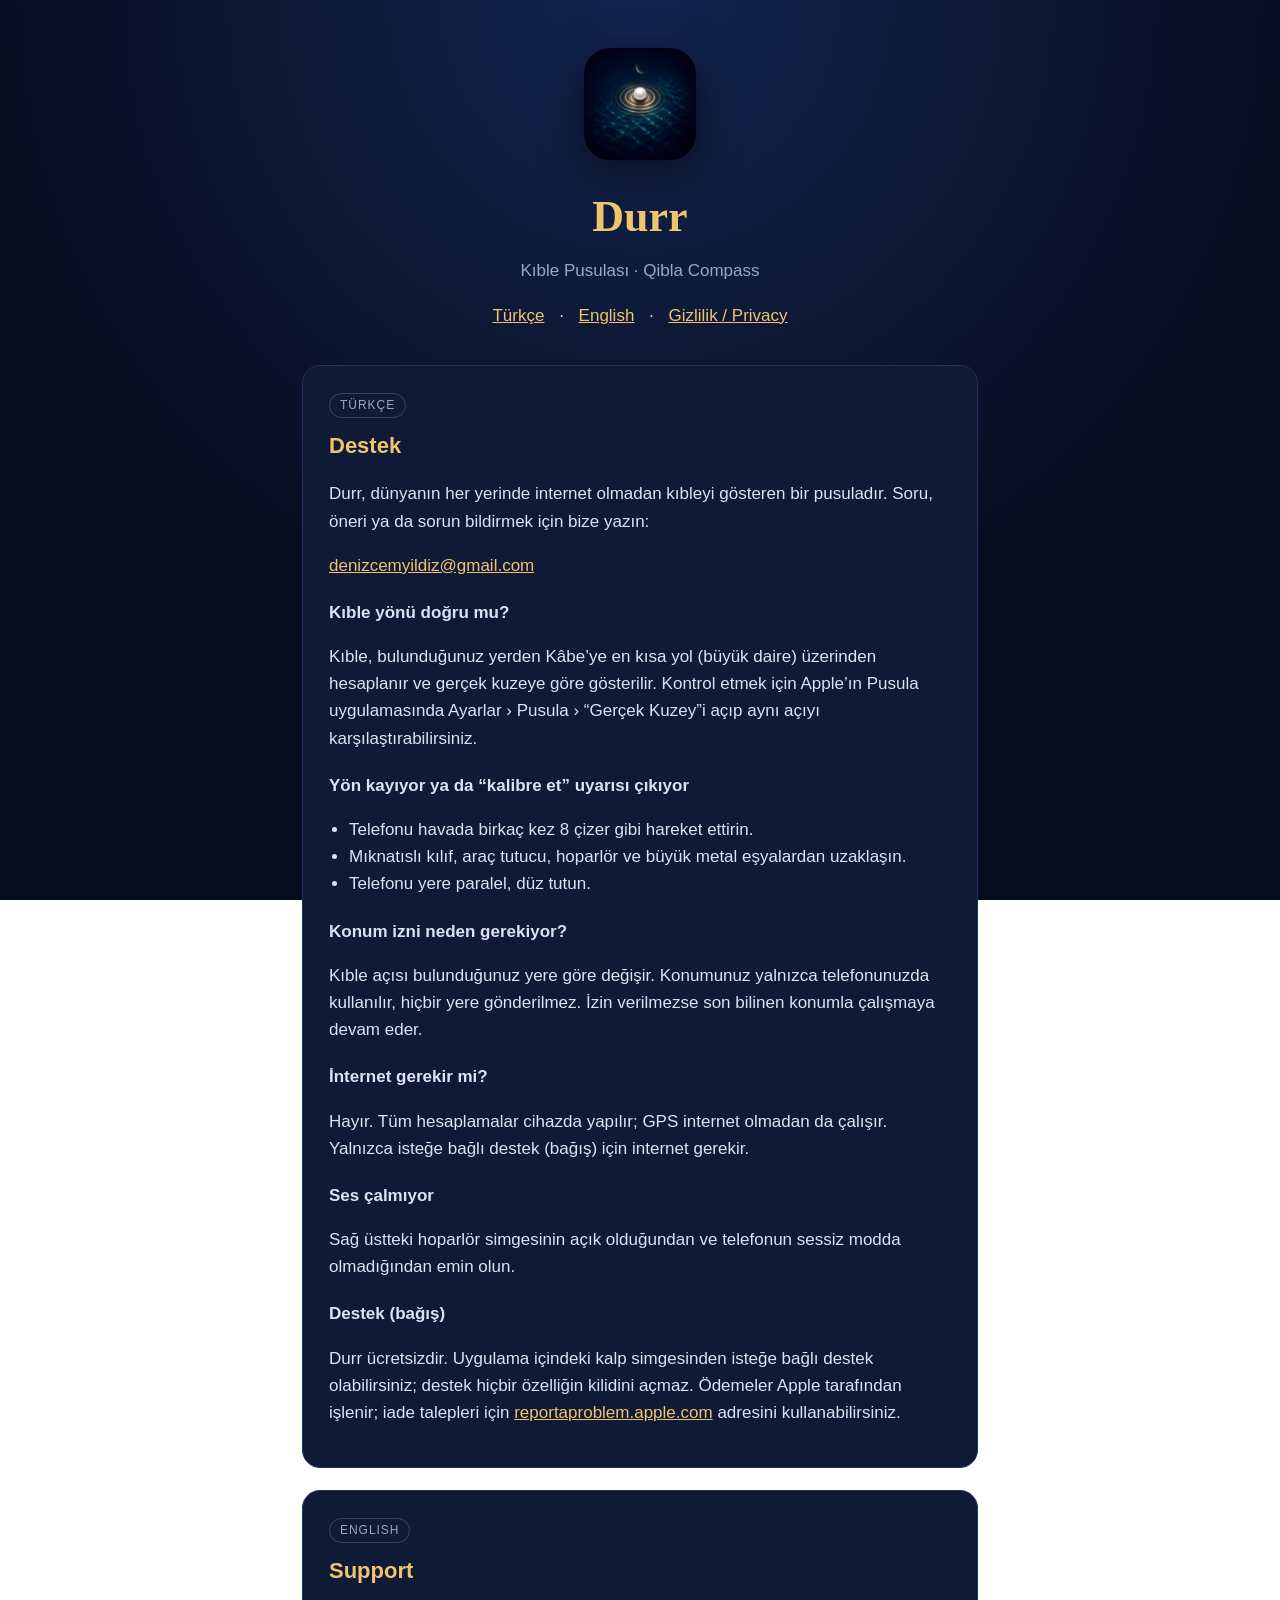
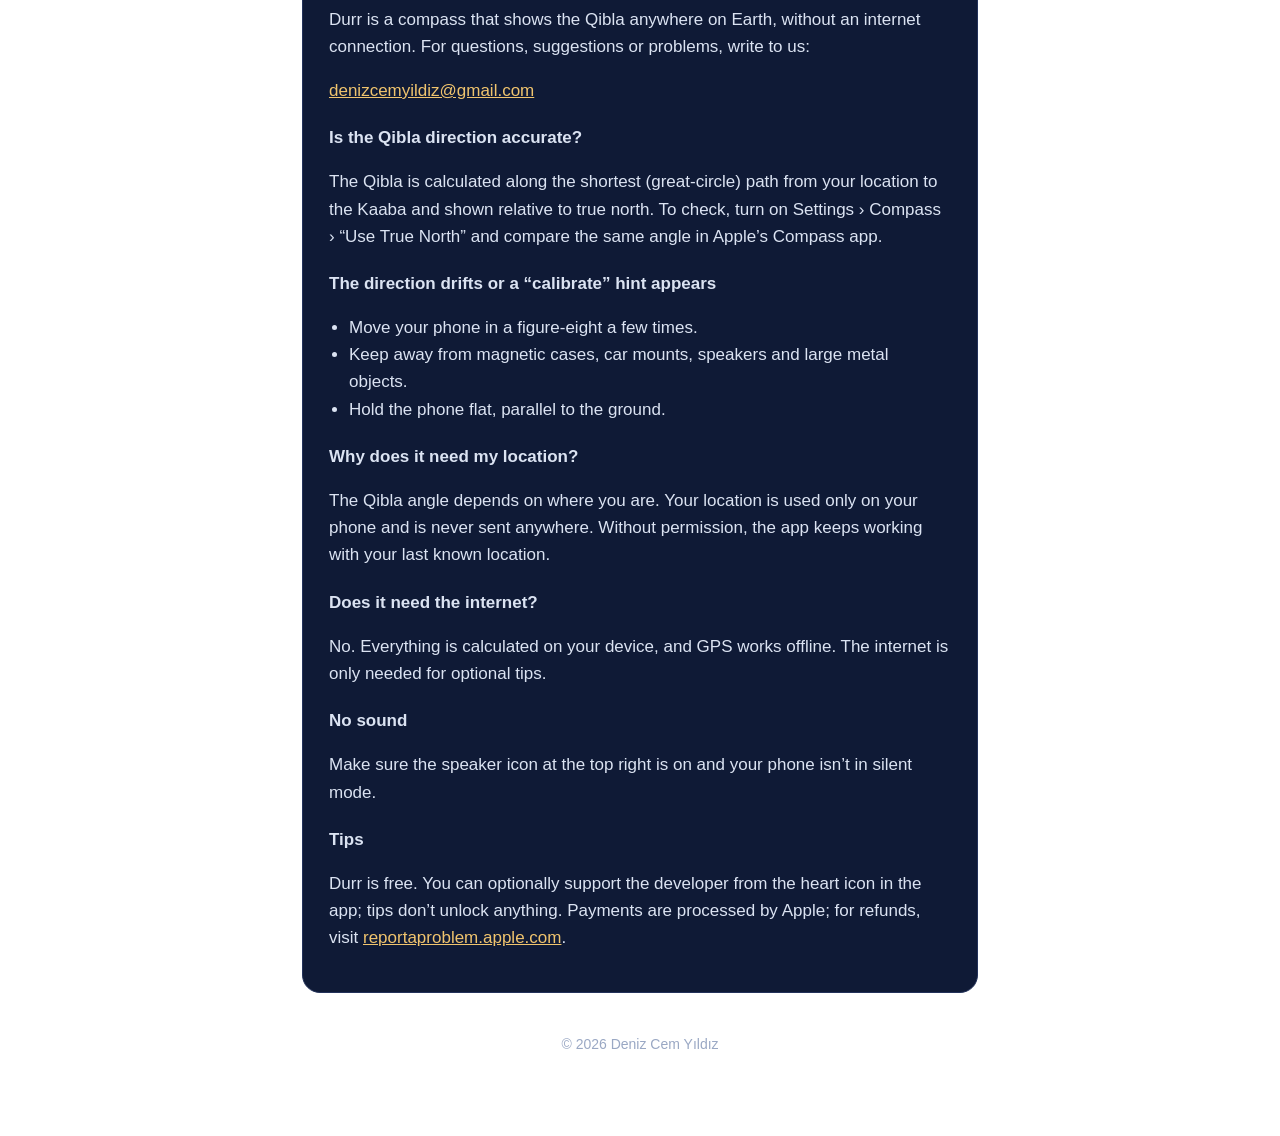
<file: index.html>
<!doctype html>
<html lang="tr">
<head>
  <meta charset="utf-8">
  <meta name="viewport" content="width=device-width, initial-scale=1">
  <title>Durr – Destek / Support</title>
  <meta name="description" content="Durr – Qibla Compass destek sayfası / support page.">
  <link rel="icon" href="logo.png">
  <link rel="stylesheet" href="style.css">
</head>
<body>
<main>
  <header>
    <img src="logo.png" alt="Durr">
    <h1>Durr</h1>
    <p>Kıble Pusulası · Qibla Compass</p>
    <nav><a href="#tr">Türkçe</a> · <a href="#en">English</a> · <a href="privacy.html">Gizlilik / Privacy</a></nav>
  </header>

  <section id="tr">
    <span class="lang">TÜRKÇE</span>
    <h2>Destek</h2>
    <p>Durr, dünyanın her yerinde internet olmadan kıbleyi gösteren bir pusuladır. Soru, öneri ya da sorun bildirmek için bize yazın:</p>
    <p><a href="mailto:denizcemyildiz@gmail.com?subject=Durr">denizcemyildiz@gmail.com</a></p>

    <h3>Kıble yönü doğru mu?</h3>
    <p>Kıble, bulunduğunuz yerden Kâbe’ye en kısa yol (büyük daire) üzerinden hesaplanır ve gerçek kuzeye göre gösterilir. Kontrol etmek için Apple’ın Pusula uygulamasında Ayarlar › Pusula › “Gerçek Kuzey”i açıp aynı açıyı karşılaştırabilirsiniz.</p>

    <h3>Yön kayıyor ya da “kalibre et” uyarısı çıkıyor</h3>
    <ul>
      <li>Telefonu havada birkaç kez 8 çizer gibi hareket ettirin.</li>
      <li>Mıknatıslı kılıf, araç tutucu, hoparlör ve büyük metal eşyalardan uzaklaşın.</li>
      <li>Telefonu yere paralel, düz tutun.</li>
    </ul>

    <h3>Konum izni neden gerekiyor?</h3>
    <p>Kıble açısı bulunduğunuz yere göre değişir. Konumunuz yalnızca telefonunuzda kullanılır, hiçbir yere gönderilmez. İzin verilmezse son bilinen konumla çalışmaya devam eder.</p>

    <h3>İnternet gerekir mi?</h3>
    <p>Hayır. Tüm hesaplamalar cihazda yapılır; GPS internet olmadan da çalışır. Yalnızca isteğe bağlı destek (bağış) için internet gerekir.</p>

    <h3>Ses çalmıyor</h3>
    <p>Sağ üstteki hoparlör simgesinin açık olduğundan ve telefonun sessiz modda olmadığından emin olun.</p>

    <h3>Destek (bağış)</h3>
    <p>Durr ücretsizdir. Uygulama içindeki kalp simgesinden isteğe bağlı destek olabilirsiniz; destek hiçbir özelliğin kilidini açmaz. Ödemeler Apple tarafından işlenir; iade talepleri için <a href="https://reportaproblem.apple.com">reportaproblem.apple.com</a> adresini kullanabilirsiniz.</p>
  </section>

  <section id="en">
    <span class="lang">ENGLISH</span>
    <h2>Support</h2>
    <p>Durr is a compass that shows the Qibla anywhere on Earth, without an internet connection. For questions, suggestions or problems, write to us:</p>
    <p><a href="mailto:denizcemyildiz@gmail.com?subject=Durr">denizcemyildiz@gmail.com</a></p>

    <h3>Is the Qibla direction accurate?</h3>
    <p>The Qibla is calculated along the shortest (great-circle) path from your location to the Kaaba and shown relative to true north. To check, turn on Settings › Compass › “Use True North” and compare the same angle in Apple’s Compass app.</p>

    <h3>The direction drifts or a “calibrate” hint appears</h3>
    <ul>
      <li>Move your phone in a figure-eight a few times.</li>
      <li>Keep away from magnetic cases, car mounts, speakers and large metal objects.</li>
      <li>Hold the phone flat, parallel to the ground.</li>
    </ul>

    <h3>Why does it need my location?</h3>
    <p>The Qibla angle depends on where you are. Your location is used only on your phone and is never sent anywhere. Without permission, the app keeps working with your last known location.</p>

    <h3>Does it need the internet?</h3>
    <p>No. Everything is calculated on your device, and GPS works offline. The internet is only needed for optional tips.</p>

    <h3>No sound</h3>
    <p>Make sure the speaker icon at the top right is on and your phone isn’t in silent mode.</p>

    <h3>Tips</h3>
    <p>Durr is free. You can optionally support the developer from the heart icon in the app; tips don’t unlock anything. Payments are processed by Apple; for refunds, visit <a href="https://reportaproblem.apple.com">reportaproblem.apple.com</a>.</p>
  </section>

  <footer>© 2026 Deniz Cem Yıldız</footer>
</main>
</body>
</html>
</file>
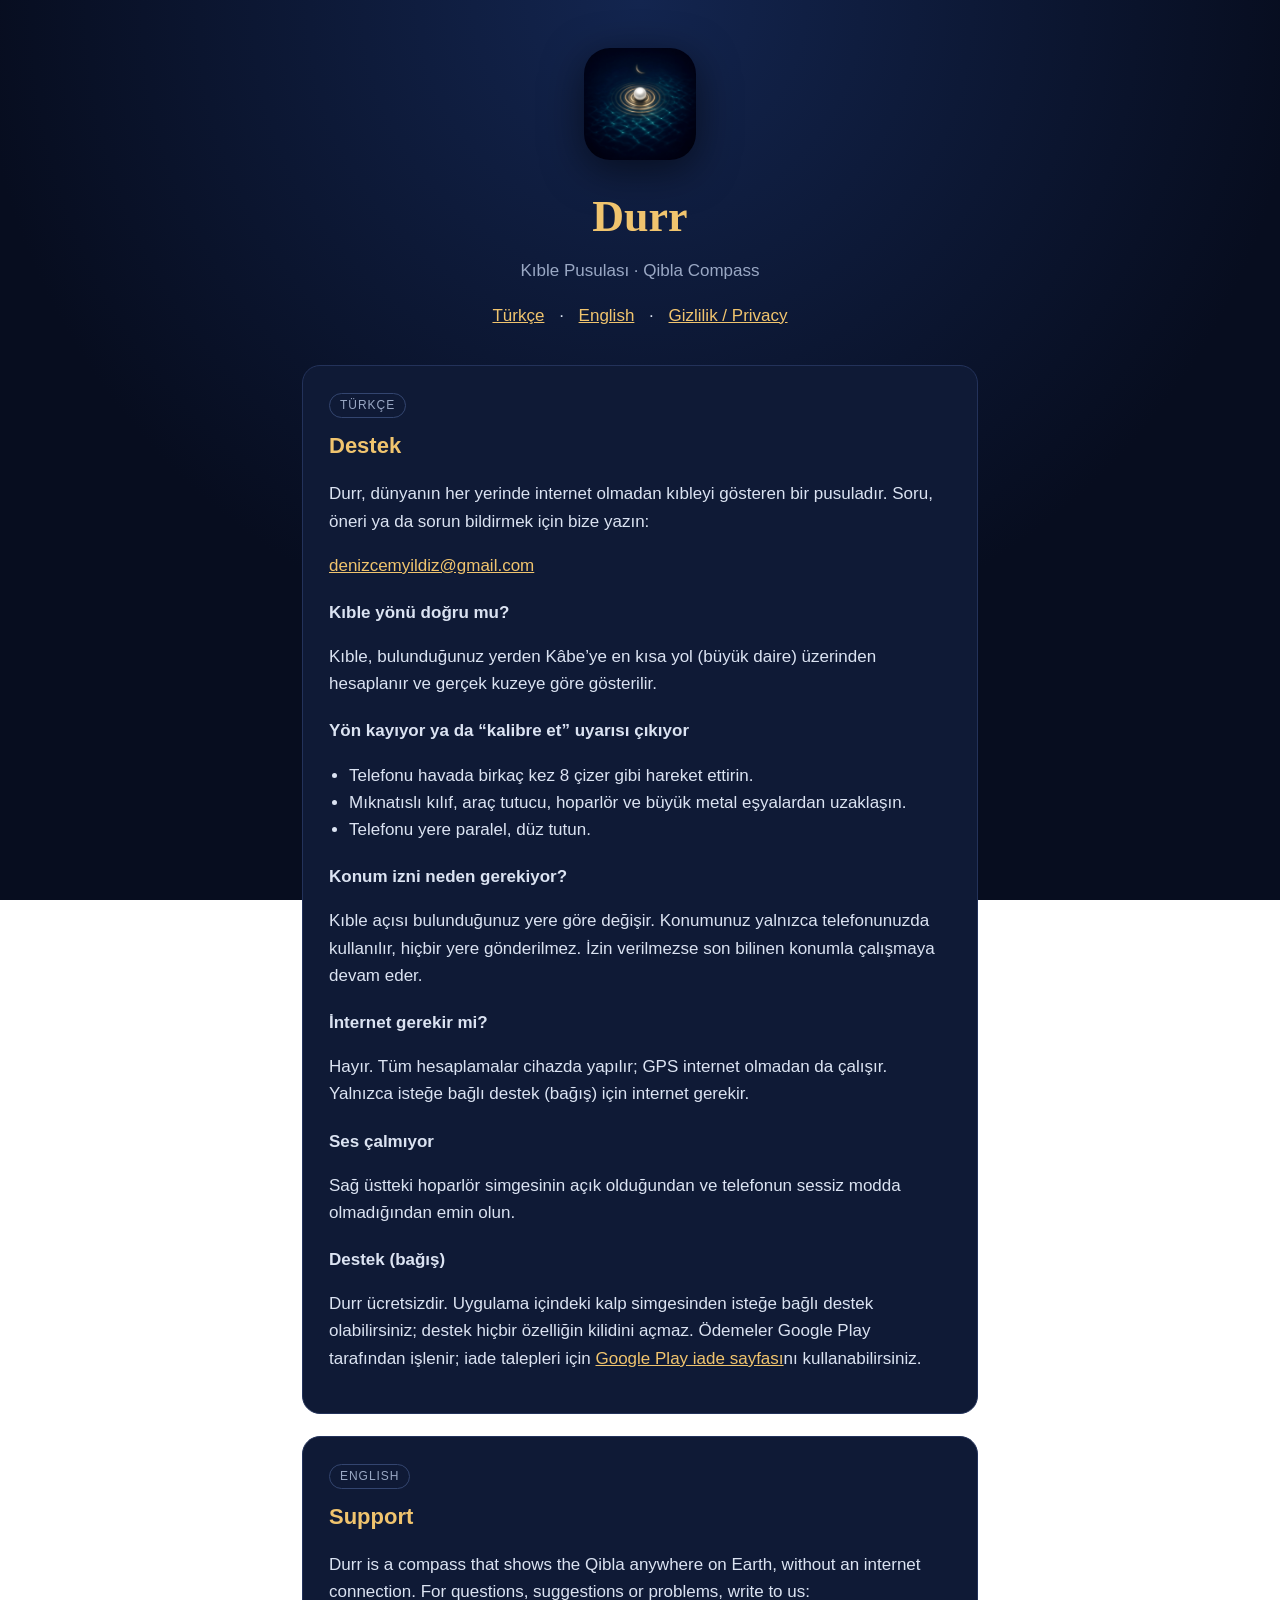
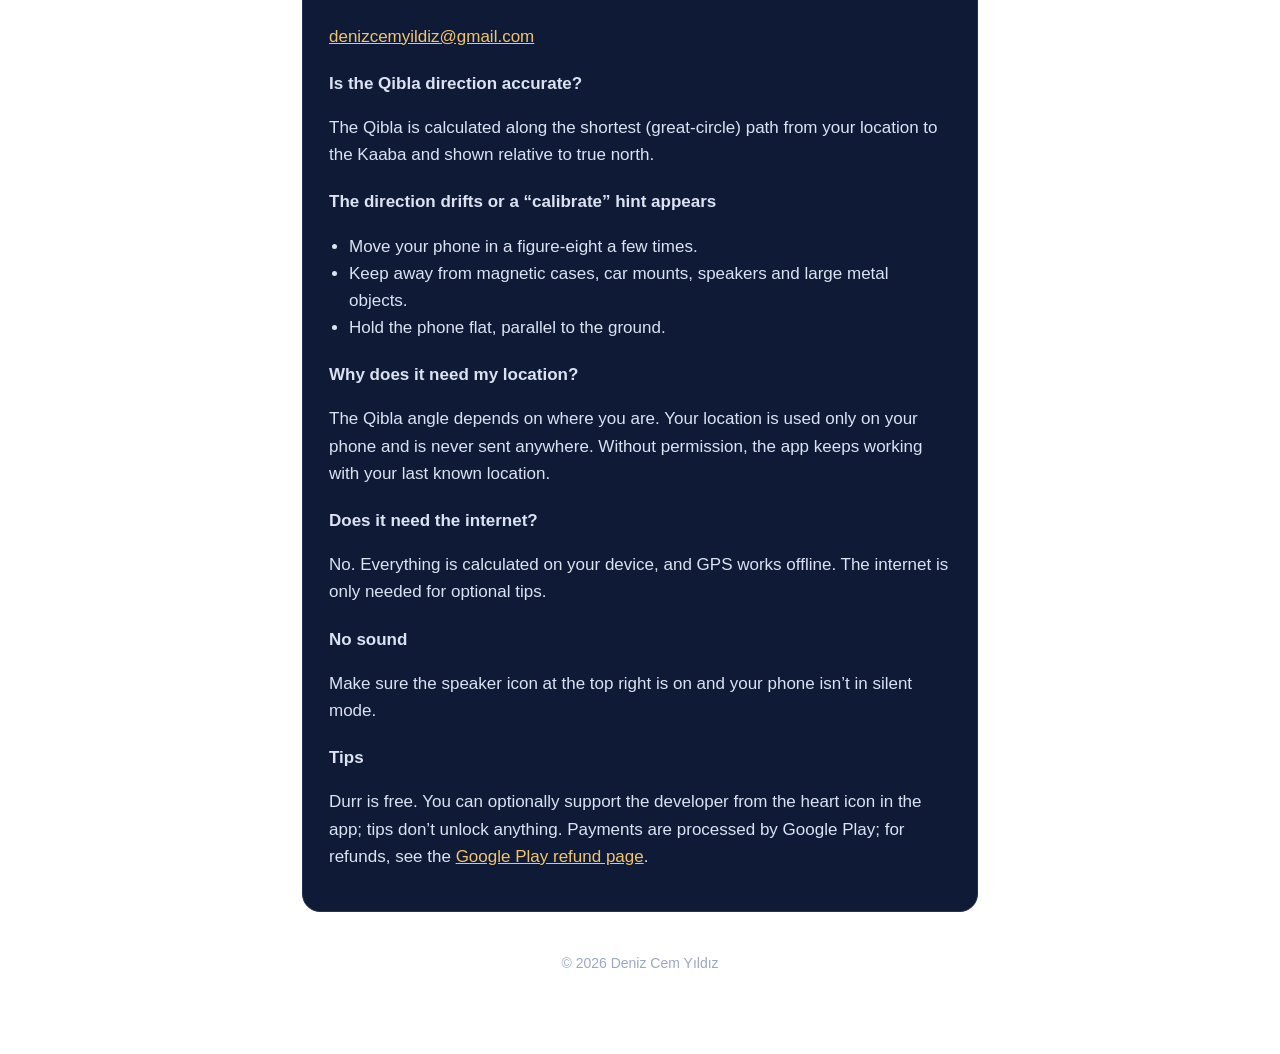
<file: android.html>
<!doctype html>
<html lang="tr">
<head>
  <meta charset="utf-8">
  <meta name="viewport" content="width=device-width, initial-scale=1">
  <title>Durr – Destek / Support</title>
  <meta name="description" content="Durr – Qibla Compass destek sayfası / support page.">
  <link rel="icon" href="logo.png">
  <link rel="stylesheet" href="style.css">
</head>
<body>
<main>
  <header>
    <img src="logo.png" alt="Durr">
    <h1>Durr</h1>
    <p>Kıble Pusulası · Qibla Compass</p>
    <nav><a href="#tr">Türkçe</a> · <a href="#en">English</a> · <a href="privacy-android.html">Gizlilik / Privacy</a></nav>
  </header>

  <section id="tr">
    <span class="lang">TÜRKÇE</span>
    <h2>Destek</h2>
    <p>Durr, dünyanın her yerinde internet olmadan kıbleyi gösteren bir pusuladır. Soru, öneri ya da sorun bildirmek için bize yazın:</p>
    <p><a href="mailto:denizcemyildiz@gmail.com?subject=Durr">denizcemyildiz@gmail.com</a></p>

    <h3>Kıble yönü doğru mu?</h3>
    <p>Kıble, bulunduğunuz yerden Kâbe’ye en kısa yol (büyük daire) üzerinden hesaplanır ve gerçek kuzeye göre gösterilir.</p>

    <h3>Yön kayıyor ya da “kalibre et” uyarısı çıkıyor</h3>
    <ul>
      <li>Telefonu havada birkaç kez 8 çizer gibi hareket ettirin.</li>
      <li>Mıknatıslı kılıf, araç tutucu, hoparlör ve büyük metal eşyalardan uzaklaşın.</li>
      <li>Telefonu yere paralel, düz tutun.</li>
    </ul>

    <h3>Konum izni neden gerekiyor?</h3>
    <p>Kıble açısı bulunduğunuz yere göre değişir. Konumunuz yalnızca telefonunuzda kullanılır, hiçbir yere gönderilmez. İzin verilmezse son bilinen konumla çalışmaya devam eder.</p>

    <h3>İnternet gerekir mi?</h3>
    <p>Hayır. Tüm hesaplamalar cihazda yapılır; GPS internet olmadan da çalışır. Yalnızca isteğe bağlı destek (bağış) için internet gerekir.</p>

    <h3>Ses çalmıyor</h3>
    <p>Sağ üstteki hoparlör simgesinin açık olduğundan ve telefonun sessiz modda olmadığından emin olun.</p>

    <h3>Destek (bağış)</h3>
    <p>Durr ücretsizdir. Uygulama içindeki kalp simgesinden isteğe bağlı destek olabilirsiniz; destek hiçbir özelliğin kilidini açmaz. Ödemeler Google Play tarafından işlenir; iade talepleri için <a href="https://support.google.com/googleplay/answer/2479637">Google Play iade sayfası</a>nı kullanabilirsiniz.</p>
  </section>

  <section id="en">
    <span class="lang">ENGLISH</span>
    <h2>Support</h2>
    <p>Durr is a compass that shows the Qibla anywhere on Earth, without an internet connection. For questions, suggestions or problems, write to us:</p>
    <p><a href="mailto:denizcemyildiz@gmail.com?subject=Durr">denizcemyildiz@gmail.com</a></p>

    <h3>Is the Qibla direction accurate?</h3>
    <p>The Qibla is calculated along the shortest (great-circle) path from your location to the Kaaba and shown relative to true north.</p>

    <h3>The direction drifts or a “calibrate” hint appears</h3>
    <ul>
      <li>Move your phone in a figure-eight a few times.</li>
      <li>Keep away from magnetic cases, car mounts, speakers and large metal objects.</li>
      <li>Hold the phone flat, parallel to the ground.</li>
    </ul>

    <h3>Why does it need my location?</h3>
    <p>The Qibla angle depends on where you are. Your location is used only on your phone and is never sent anywhere. Without permission, the app keeps working with your last known location.</p>

    <h3>Does it need the internet?</h3>
    <p>No. Everything is calculated on your device, and GPS works offline. The internet is only needed for optional tips.</p>

    <h3>No sound</h3>
    <p>Make sure the speaker icon at the top right is on and your phone isn’t in silent mode.</p>

    <h3>Tips</h3>
    <p>Durr is free. You can optionally support the developer from the heart icon in the app; tips don’t unlock anything. Payments are processed by Google Play; for refunds, see the <a href="https://support.google.com/googleplay/answer/2479637">Google Play refund page</a>.</p>
  </section>

  <footer>© 2026 Deniz Cem Yıldız</footer>
</main>
</body>
</html>
</file>
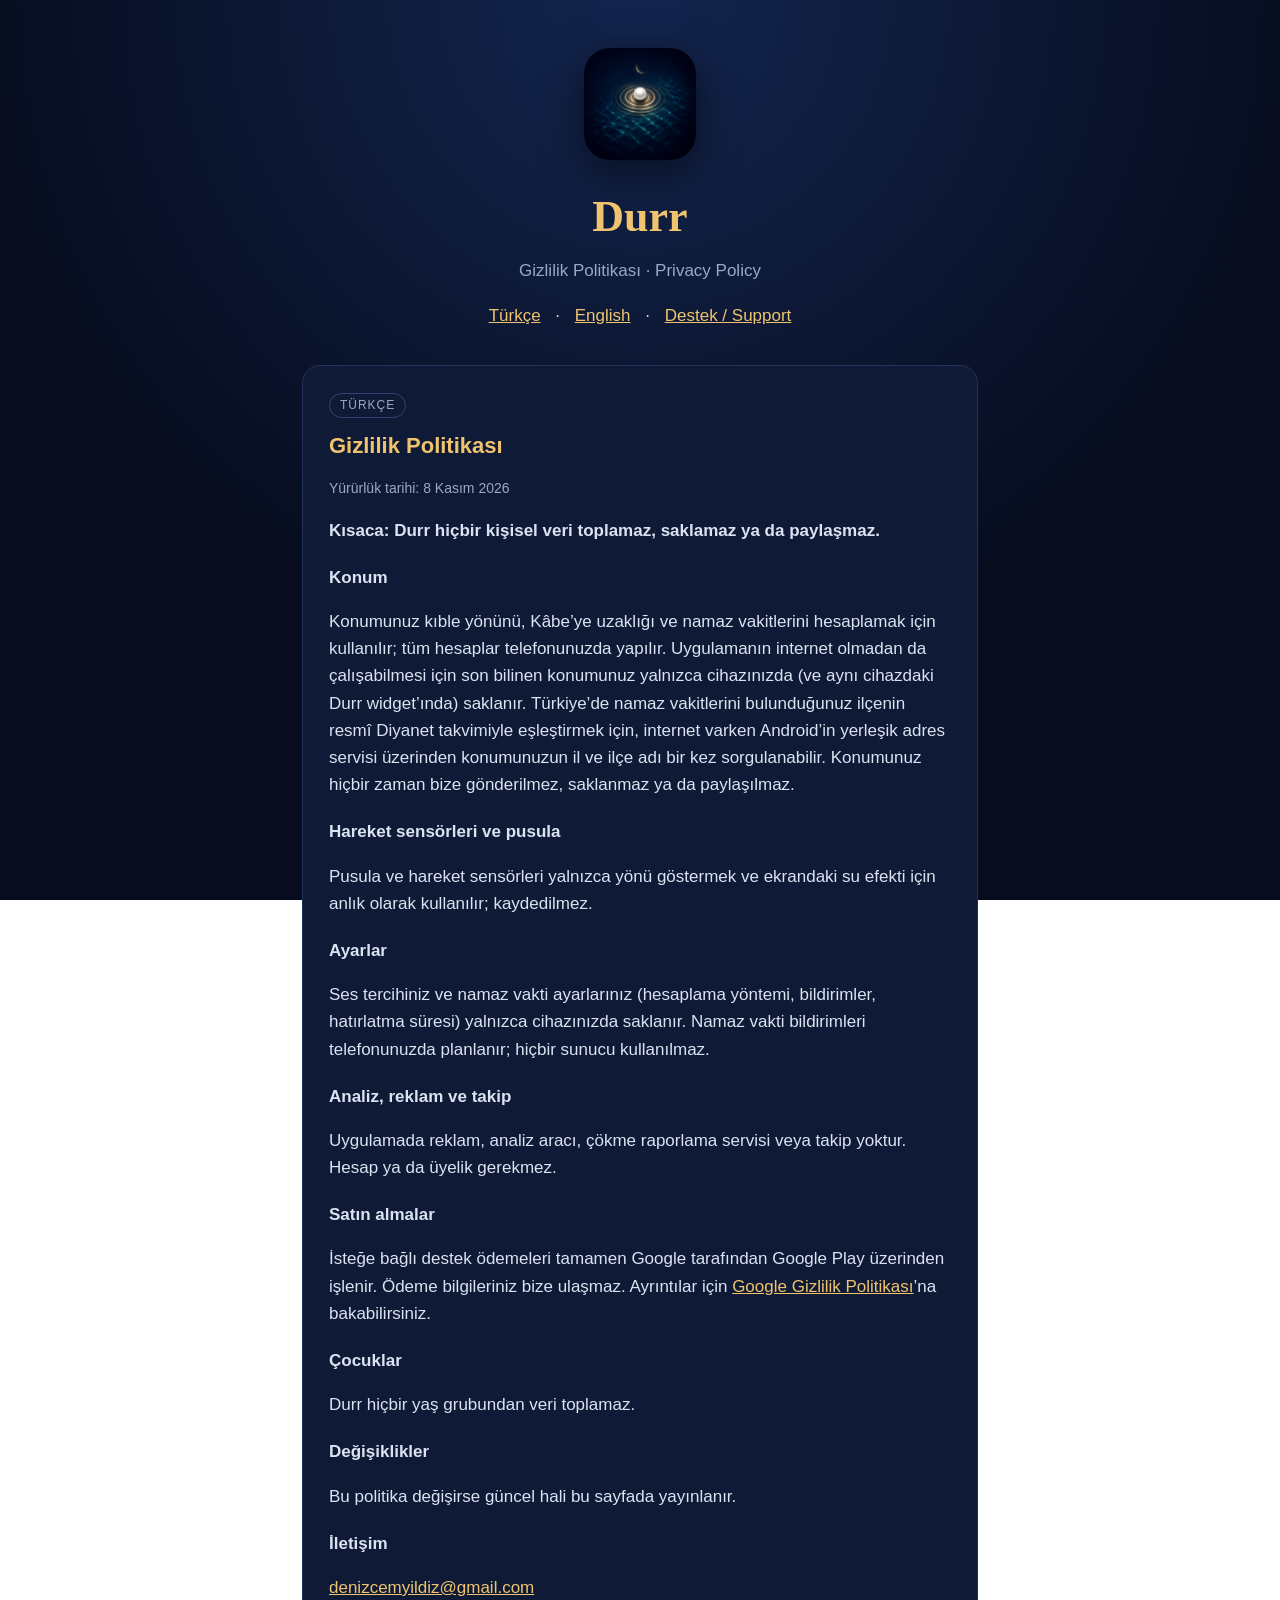
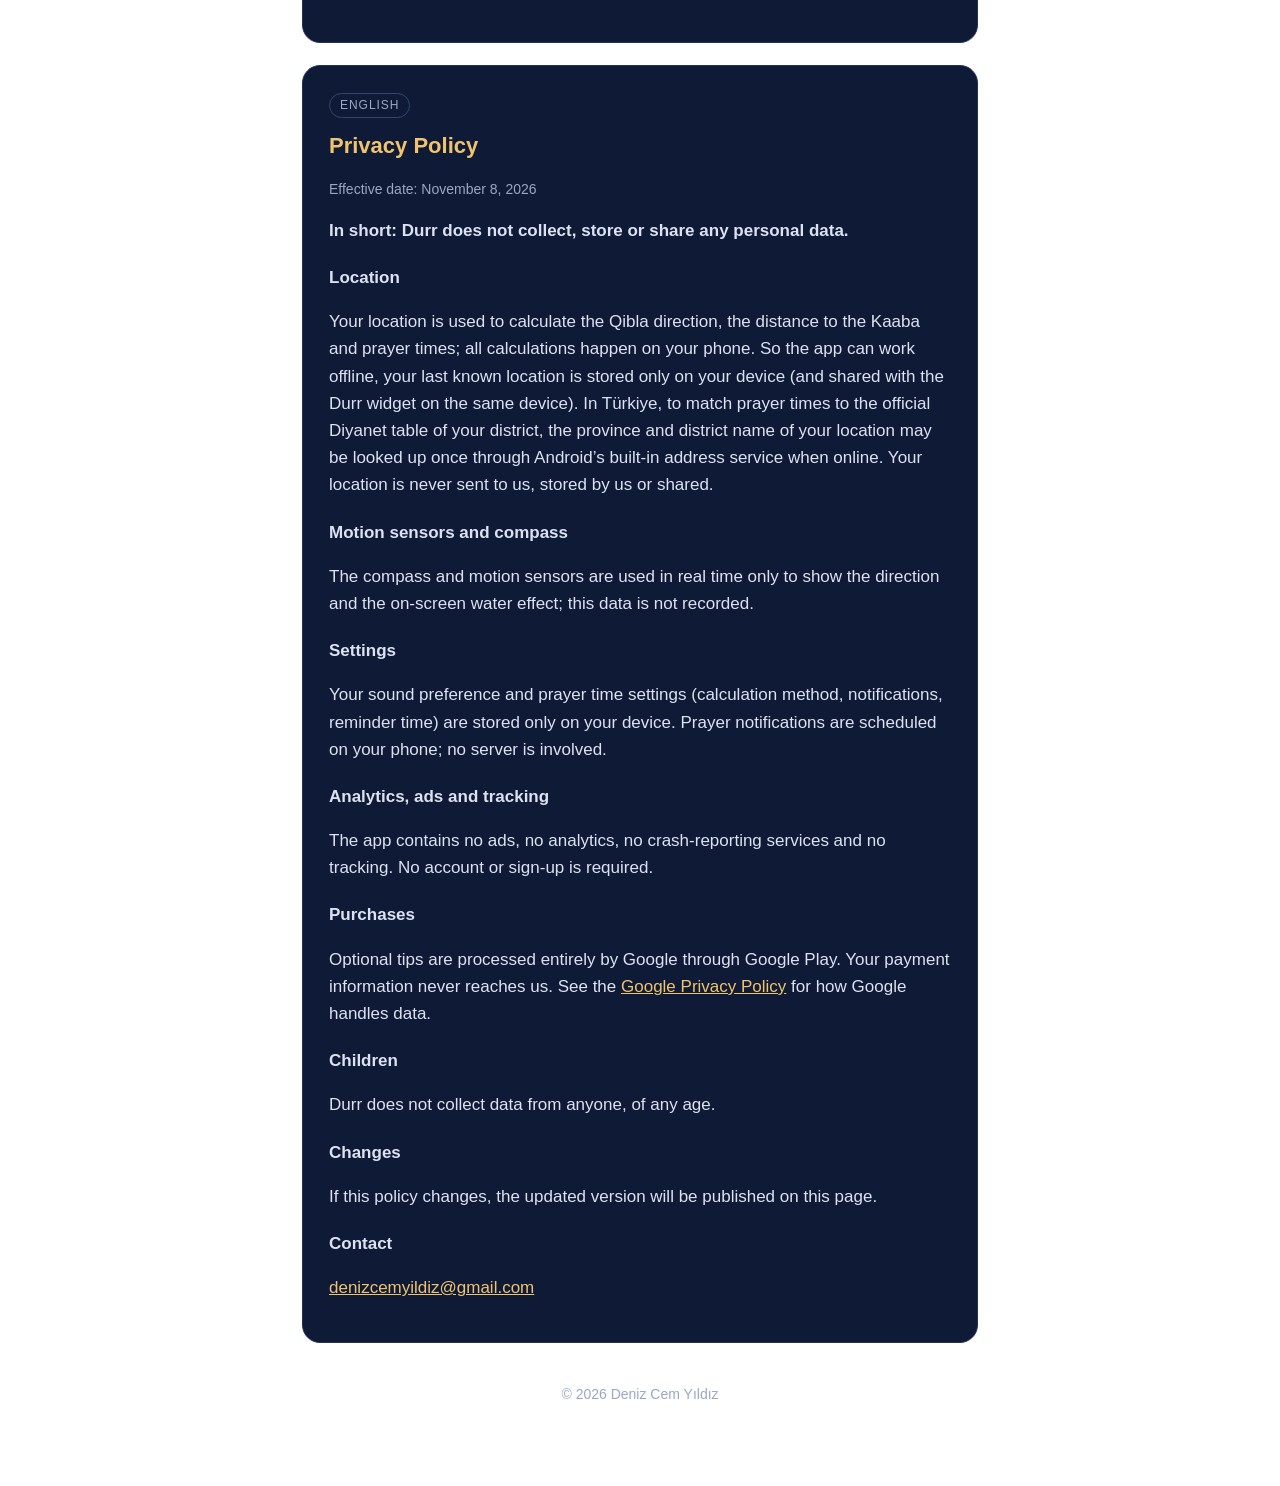
<file: privacy-android.html>
<!doctype html>
<html lang="tr">
<head>
  <meta charset="utf-8">
  <meta name="viewport" content="width=device-width, initial-scale=1">
  <title>Durr – Gizlilik Politikası / Privacy Policy</title>
  <link rel="icon" href="logo.png">
  <link rel="stylesheet" href="style.css">
</head>
<body>
<main>
  <header>
    <img src="logo.png" alt="Durr">
    <h1>Durr</h1>
    <p>Gizlilik Politikası · Privacy Policy</p>
    <nav><a href="#tr">Türkçe</a> · <a href="#en">English</a> · <a href="android.html">Destek / Support</a></nav>
  </header>

  <section id="tr">
    <span class="lang">TÜRKÇE</span>
    <h2>Gizlilik Politikası</h2>
    <p class="muted">Yürürlük tarihi: 8 Kasım 2026</p>
    <p><strong>Kısaca: Durr hiçbir kişisel veri toplamaz, saklamaz ya da paylaşmaz.</strong></p>

    <h3>Konum</h3>
    <p>Konumunuz kıble yönünü, Kâbe’ye uzaklığı ve namaz vakitlerini hesaplamak için kullanılır; tüm hesaplar telefonunuzda yapılır. Uygulamanın internet olmadan da çalışabilmesi için son bilinen konumunuz yalnızca cihazınızda (ve aynı cihazdaki Durr widget’ında) saklanır. Türkiye’de namaz vakitlerini bulunduğunuz ilçenin resmî Diyanet takvimiyle eşleştirmek için, internet varken Android’in yerleşik adres servisi üzerinden konumunuzun il ve ilçe adı bir kez sorgulanabilir. Konumunuz hiçbir zaman bize gönderilmez, saklanmaz ya da paylaşılmaz.</p>

    <h3>Hareket sensörleri ve pusula</h3>
    <p>Pusula ve hareket sensörleri yalnızca yönü göstermek ve ekrandaki su efekti için anlık olarak kullanılır; kaydedilmez.</p>

    <h3>Ayarlar</h3>
    <p>Ses tercihiniz ve namaz vakti ayarlarınız (hesaplama yöntemi, bildirimler, hatırlatma süresi) yalnızca cihazınızda saklanır. Namaz vakti bildirimleri telefonunuzda planlanır; hiçbir sunucu kullanılmaz.</p>

    <h3>Analiz, reklam ve takip</h3>
    <p>Uygulamada reklam, analiz aracı, çökme raporlama servisi veya takip yoktur. Hesap ya da üyelik gerekmez.</p>

    <h3>Satın almalar</h3>
    <p>İsteğe bağlı destek ödemeleri tamamen Google tarafından Google Play üzerinden işlenir. Ödeme bilgileriniz bize ulaşmaz. Ayrıntılar için <a href="https://policies.google.com/privacy">Google Gizlilik Politikası</a>’na bakabilirsiniz.</p>

    <h3>Çocuklar</h3>
    <p>Durr hiçbir yaş grubundan veri toplamaz.</p>

    <h3>Değişiklikler</h3>
    <p>Bu politika değişirse güncel hali bu sayfada yayınlanır.</p>

    <h3>İletişim</h3>
    <p><a href="mailto:denizcemyildiz@gmail.com?subject=Durr%20Privacy">denizcemyildiz@gmail.com</a></p>
  </section>

  <section id="en">
    <span class="lang">ENGLISH</span>
    <h2>Privacy Policy</h2>
    <p class="muted">Effective date: November 8, 2026</p>
    <p><strong>In short: Durr does not collect, store or share any personal data.</strong></p>

    <h3>Location</h3>
    <p>Your location is used to calculate the Qibla direction, the distance to the Kaaba and prayer times; all calculations happen on your phone. So the app can work offline, your last known location is stored only on your device (and shared with the Durr widget on the same device). In Türkiye, to match prayer times to the official Diyanet table of your district, the province and district name of your location may be looked up once through Android’s built-in address service when online. Your location is never sent to us, stored by us or shared.</p>

    <h3>Motion sensors and compass</h3>
    <p>The compass and motion sensors are used in real time only to show the direction and the on-screen water effect; this data is not recorded.</p>

    <h3>Settings</h3>
    <p>Your sound preference and prayer time settings (calculation method, notifications, reminder time) are stored only on your device. Prayer notifications are scheduled on your phone; no server is involved.</p>

    <h3>Analytics, ads and tracking</h3>
    <p>The app contains no ads, no analytics, no crash-reporting services and no tracking. No account or sign-up is required.</p>

    <h3>Purchases</h3>
    <p>Optional tips are processed entirely by Google through Google Play. Your payment information never reaches us. See the <a href="https://policies.google.com/privacy">Google Privacy Policy</a> for how Google handles data.</p>

    <h3>Children</h3>
    <p>Durr does not collect data from anyone, of any age.</p>

    <h3>Changes</h3>
    <p>If this policy changes, the updated version will be published on this page.</p>

    <h3>Contact</h3>
    <p><a href="mailto:denizcemyildiz@gmail.com?subject=Durr%20Privacy">denizcemyildiz@gmail.com</a></p>
  </section>

  <footer>© 2026 Deniz Cem Yıldız</footer>
</main>
</body>
</html>
</file>
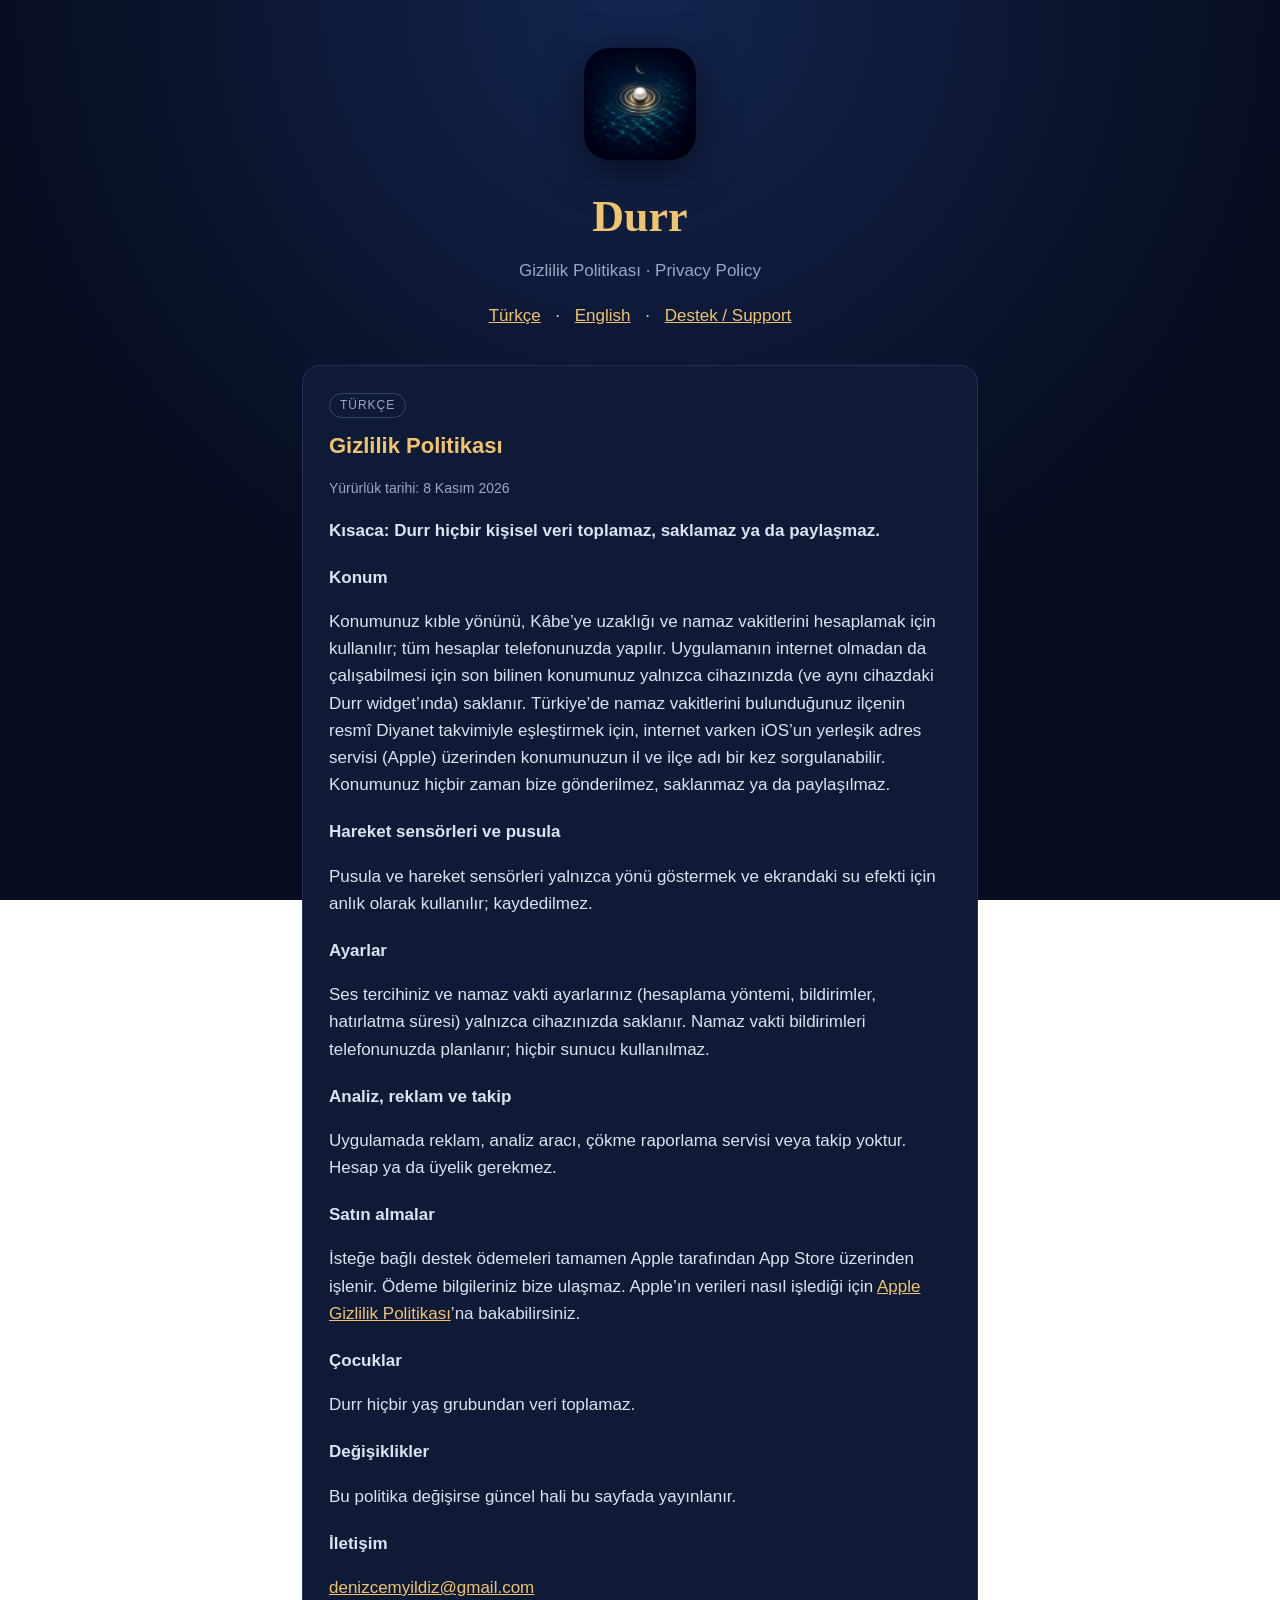
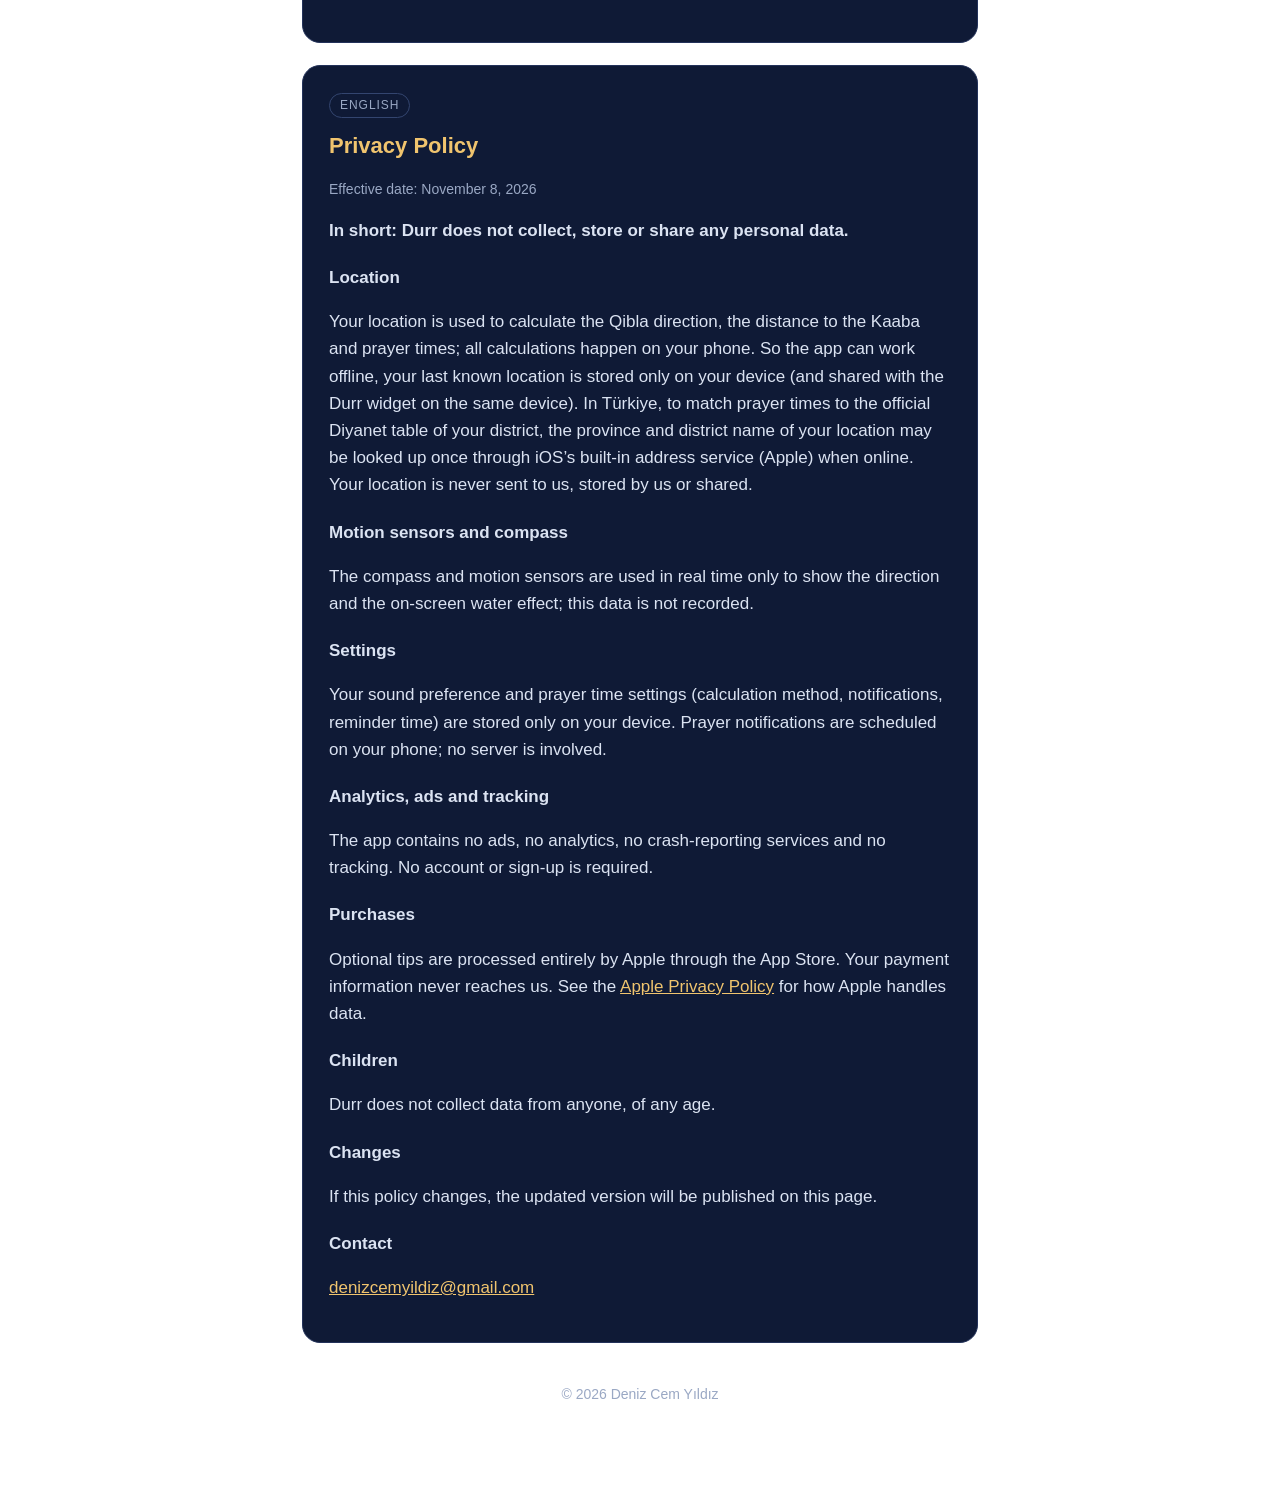
<file: privacy.html>
<!doctype html>
<html lang="tr">
<head>
  <meta charset="utf-8">
  <meta name="viewport" content="width=device-width, initial-scale=1">
  <title>Durr – Gizlilik Politikası / Privacy Policy</title>
  <link rel="icon" href="logo.png">
  <link rel="stylesheet" href="style.css">
</head>
<body>
<main>
  <header>
    <img src="logo.png" alt="Durr">
    <h1>Durr</h1>
    <p>Gizlilik Politikası · Privacy Policy</p>
    <nav><a href="#tr">Türkçe</a> · <a href="#en">English</a> · <a href="index.html">Destek / Support</a></nav>
  </header>

  <section id="tr">
    <span class="lang">TÜRKÇE</span>
    <h2>Gizlilik Politikası</h2>
    <p class="muted">Yürürlük tarihi: 8 Kasım 2026</p>
    <p><strong>Kısaca: Durr hiçbir kişisel veri toplamaz, saklamaz ya da paylaşmaz.</strong></p>

    <h3>Konum</h3>
    <p>Konumunuz kıble yönünü, Kâbe’ye uzaklığı ve namaz vakitlerini hesaplamak için kullanılır; tüm hesaplar telefonunuzda yapılır. Uygulamanın internet olmadan da çalışabilmesi için son bilinen konumunuz yalnızca cihazınızda (ve aynı cihazdaki Durr widget’ında) saklanır. Türkiye’de namaz vakitlerini bulunduğunuz ilçenin resmî Diyanet takvimiyle eşleştirmek için, internet varken iOS’un yerleşik adres servisi (Apple) üzerinden konumunuzun il ve ilçe adı bir kez sorgulanabilir. Konumunuz hiçbir zaman bize gönderilmez, saklanmaz ya da paylaşılmaz.</p>

    <h3>Hareket sensörleri ve pusula</h3>
    <p>Pusula ve hareket sensörleri yalnızca yönü göstermek ve ekrandaki su efekti için anlık olarak kullanılır; kaydedilmez.</p>

    <h3>Ayarlar</h3>
    <p>Ses tercihiniz ve namaz vakti ayarlarınız (hesaplama yöntemi, bildirimler, hatırlatma süresi) yalnızca cihazınızda saklanır. Namaz vakti bildirimleri telefonunuzda planlanır; hiçbir sunucu kullanılmaz.</p>

    <h3>Analiz, reklam ve takip</h3>
    <p>Uygulamada reklam, analiz aracı, çökme raporlama servisi veya takip yoktur. Hesap ya da üyelik gerekmez.</p>

    <h3>Satın almalar</h3>
    <p>İsteğe bağlı destek ödemeleri tamamen Apple tarafından App Store üzerinden işlenir. Ödeme bilgileriniz bize ulaşmaz. Apple’ın verileri nasıl işlediği için <a href="https://www.apple.com/legal/privacy/">Apple Gizlilik Politikası</a>’na bakabilirsiniz.</p>

    <h3>Çocuklar</h3>
    <p>Durr hiçbir yaş grubundan veri toplamaz.</p>

    <h3>Değişiklikler</h3>
    <p>Bu politika değişirse güncel hali bu sayfada yayınlanır.</p>

    <h3>İletişim</h3>
    <p><a href="mailto:denizcemyildiz@gmail.com?subject=Durr%20Privacy">denizcemyildiz@gmail.com</a></p>
  </section>

  <section id="en">
    <span class="lang">ENGLISH</span>
    <h2>Privacy Policy</h2>
    <p class="muted">Effective date: November 8, 2026</p>
    <p><strong>In short: Durr does not collect, store or share any personal data.</strong></p>

    <h3>Location</h3>
    <p>Your location is used to calculate the Qibla direction, the distance to the Kaaba and prayer times; all calculations happen on your phone. So the app can work offline, your last known location is stored only on your device (and shared with the Durr widget on the same device). In Türkiye, to match prayer times to the official Diyanet table of your district, the province and district name of your location may be looked up once through iOS’s built-in address service (Apple) when online. Your location is never sent to us, stored by us or shared.</p>

    <h3>Motion sensors and compass</h3>
    <p>The compass and motion sensors are used in real time only to show the direction and the on-screen water effect; this data is not recorded.</p>

    <h3>Settings</h3>
    <p>Your sound preference and prayer time settings (calculation method, notifications, reminder time) are stored only on your device. Prayer notifications are scheduled on your phone; no server is involved.</p>

    <h3>Analytics, ads and tracking</h3>
    <p>The app contains no ads, no analytics, no crash-reporting services and no tracking. No account or sign-up is required.</p>

    <h3>Purchases</h3>
    <p>Optional tips are processed entirely by Apple through the App Store. Your payment information never reaches us. See the <a href="https://www.apple.com/legal/privacy/">Apple Privacy Policy</a> for how Apple handles data.</p>

    <h3>Children</h3>
    <p>Durr does not collect data from anyone, of any age.</p>

    <h3>Changes</h3>
    <p>If this policy changes, the updated version will be published on this page.</p>

    <h3>Contact</h3>
    <p><a href="mailto:denizcemyildiz@gmail.com?subject=Durr%20Privacy">denizcemyildiz@gmail.com</a></p>
  </section>

  <footer>© 2026 Deniz Cem Yıldız</footer>
</main>
</body>
</html>
</file>
<file: style.css>
:root {
  --bg: #070d1f;
  --card: #0f1a36;
  --gold: #f0c46e;
  --text: #dbe3f2;
  --muted: #9aa8c4;
}

* { box-sizing: border-box; }

body {
  margin: 0;
  background: radial-gradient(circle at 50% 0%, #13254f 0%, var(--bg) 60%);
  background-attachment: fixed;
  color: var(--text);
  font: 17px/1.6 -apple-system, BlinkMacSystemFont, "Segoe UI", Roboto, sans-serif;
}

main {
  max-width: 720px;
  margin: 0 auto;
  padding: 48px 22px 80px;
}

header { text-align: center; margin-bottom: 36px; }
header img { width: 112px; height: 112px; border-radius: 26px; box-shadow: 0 10px 40px #0008; }
header h1 { font-family: "New York", Georgia, serif; color: var(--gold); font-size: 44px; margin: 14px 0 4px; }
header p { color: var(--muted); margin: 0; }

nav { text-align: center; margin: 18px 0 0; }
nav a { margin: 0 10px; }

a { color: var(--gold); }

section {
  background: var(--card);
  border: 1px solid #23325a;
  border-radius: 18px;
  padding: 24px 26px;
  margin: 22px 0;
}

h2 { color: var(--gold); font-size: 22px; margin: 0 0 12px; }
h3 { font-size: 17px; margin: 20px 0 4px; }
ul { padding-left: 20px; }
.muted { color: var(--muted); font-size: 14px; }
.lang { display: inline-block; font-size: 12px; letter-spacing: .08em; color: var(--muted); border: 1px solid #33456f; border-radius: 99px; padding: 2px 10px; margin-bottom: 10px; }
footer { text-align: center; color: var(--muted); font-size: 14px; margin-top: 40px; }
</file>
